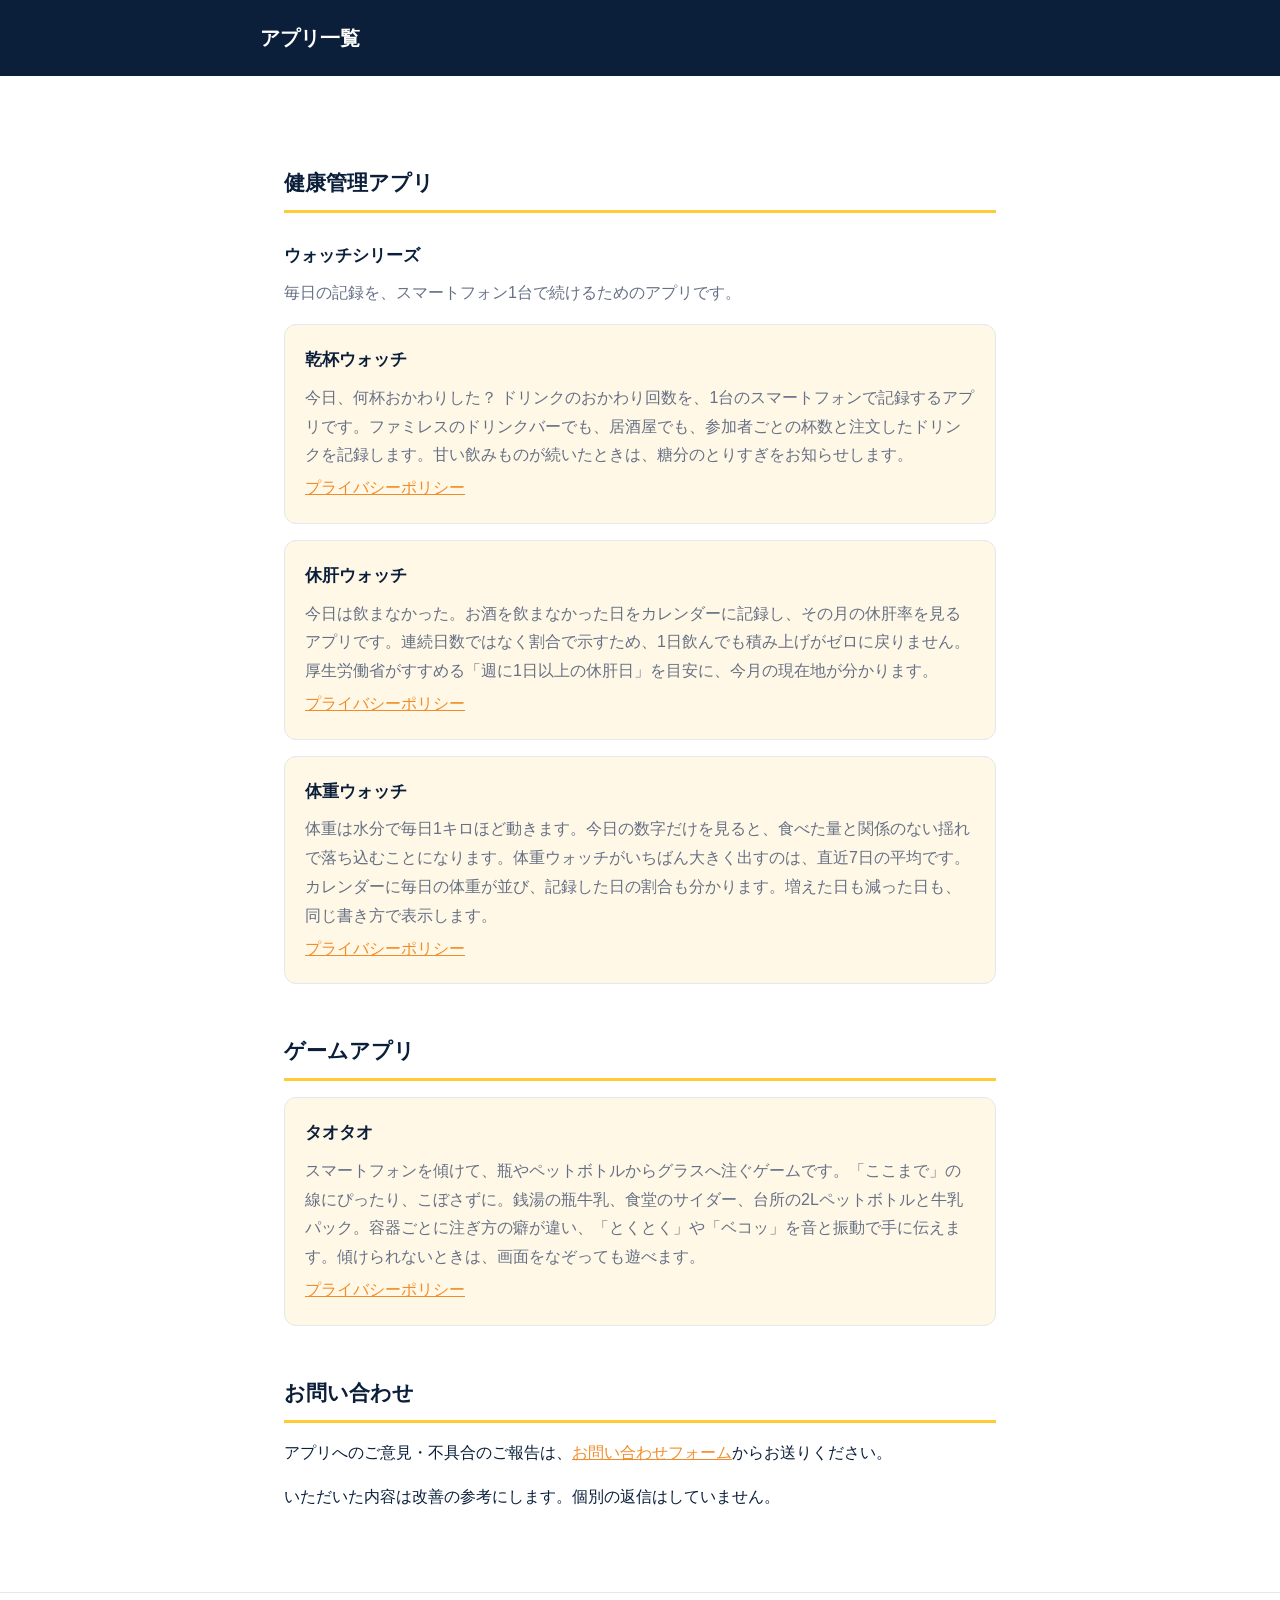
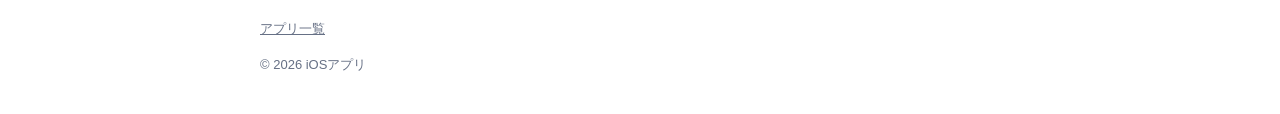
<file: index.html>
<!DOCTYPE html>
<html lang="ja">
<head>
<meta charset="utf-8">
<meta name="robots" content="noindex">
<title>iOSアプリ</title>
<meta http-equiv="refresh" content="0; url=/mobile-app/">
<link rel="canonical" href="https://hikarase.com/mobile-app/">
</head>
<body>
<p><a href="/mobile-app/">iOSアプリ</a></p>
</body>
</html>
</file>
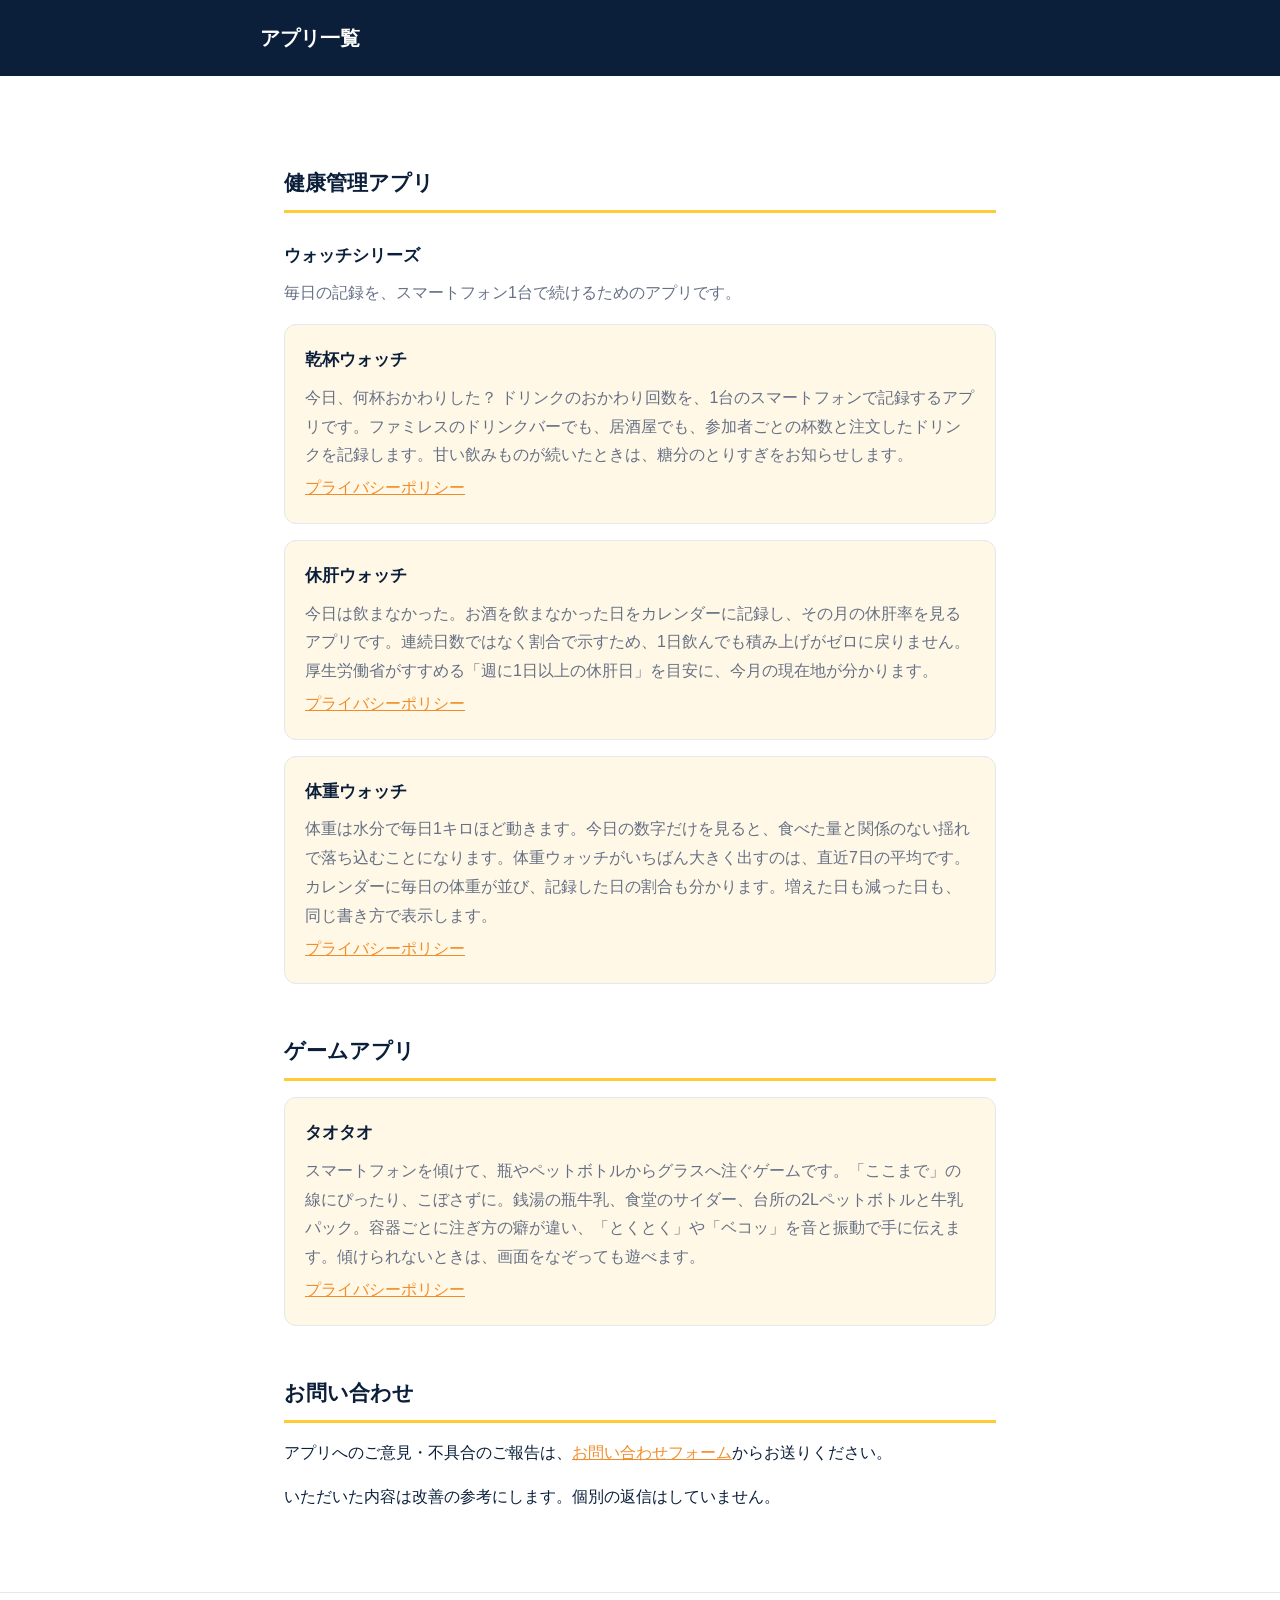
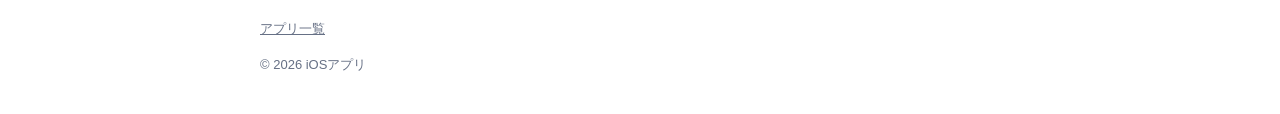
<file: mobile-app/index.html>
<!DOCTYPE html>
<html lang="ja">
<head>
<meta charset="utf-8">
<meta name="robots" content="noindex">
<meta name="viewport" content="width=device-width, initial-scale=1">
<title>アプリ一覧</title>
<meta name="description" content="健康管理アプリのウォッチシリーズ（乾杯ウォッチ、休肝ウォッチ、体重ウォッチ）と、スマートフォンを傾けて注ぐゲームアプリのタオタオ。">
<link rel="stylesheet" href="/style.css">
</head>
<body>
<header>
  <div class="inner">
    <a href="/mobile-app/">アプリ一覧</a>
  </div>
</header>

<main>
  <h2>健康管理アプリ</h2>

  <h3>ウォッチシリーズ</h3>
  <p class="lead">毎日の記録を、スマートフォン1台で続けるためのアプリです。</p>
  <div class="product">
    <h4>乾杯ウォッチ</h4>
    <p>今日、何杯おかわりした？ ドリンクのおかわり回数を、1台のスマートフォンで記録するアプリです。ファミレスのドリンクバーでも、居酒屋でも、参加者ごとの杯数と注文したドリンクを記録します。甘い飲みものが続いたときは、糖分のとりすぎをお知らせします。</p>
    <p><a href="/privacy/">プライバシーポリシー</a></p>
  </div>

  <div class="product">
    <h4>休肝ウォッチ</h4>
    <p>今日は飲まなかった。お酒を飲まなかった日をカレンダーに記録し、その月の休肝率を見るアプリです。連続日数ではなく割合で示すため、1日飲んでも積み上げがゼロに戻りません。厚生労働省がすすめる「週に1日以上の休肝日」を目安に、今月の現在地が分かります。</p>
    <p><a href="/privacy/kyukan/">プライバシーポリシー</a></p>
  </div>

  <div class="product">
    <h4>体重ウォッチ</h4>
    <p>体重は水分で毎日1キロほど動きます。今日の数字だけを見ると、食べた量と関係のない揺れで落ち込むことになります。体重ウォッチがいちばん大きく出すのは、直近7日の平均です。カレンダーに毎日の体重が並び、記録した日の割合も分かります。増えた日も減った日も、同じ書き方で表示します。</p>
    <p><a href="/privacy/taiju/">プライバシーポリシー</a></p>
  </div>

  <h2>ゲームアプリ</h2>
  <div class="product">
    <h3>タオタオ</h3>
    <p>スマートフォンを傾けて、瓶やペットボトルからグラスへ注ぐゲームです。「ここまで」の線にぴったり、こぼさずに。銭湯の瓶牛乳、食堂のサイダー、台所の2Lペットボトルと牛乳パック。容器ごとに注ぎ方の癖が違い、「とくとく」や「ベコッ」を音と振動で手に伝えます。傾けられないときは、画面をなぞっても遊べます。</p>
    <p><a href="/privacy/taotao/">プライバシーポリシー</a></p>
  </div>

  <h2>お問い合わせ</h2>
  <p>アプリへのご意見・不具合のご報告は、<a href="https://docs.google.com/forms/d/e/1FAIpQLScuPCDZNnrgovDElxSuFk_jMPoGV0a3wEKga_qWEuWRvp5Syg/viewform">お問い合わせフォーム</a>からお送りください。</p>
  <p>いただいた内容は改善の参考にします。個別の返信はしていません。</p>
</main>

<footer>
  <div class="inner">
    <a href="/mobile-app/">アプリ一覧</a>
    <p>&copy; 2026 iOSアプリ</p>
  </div>
</footer>
</body>
</html>
</file>
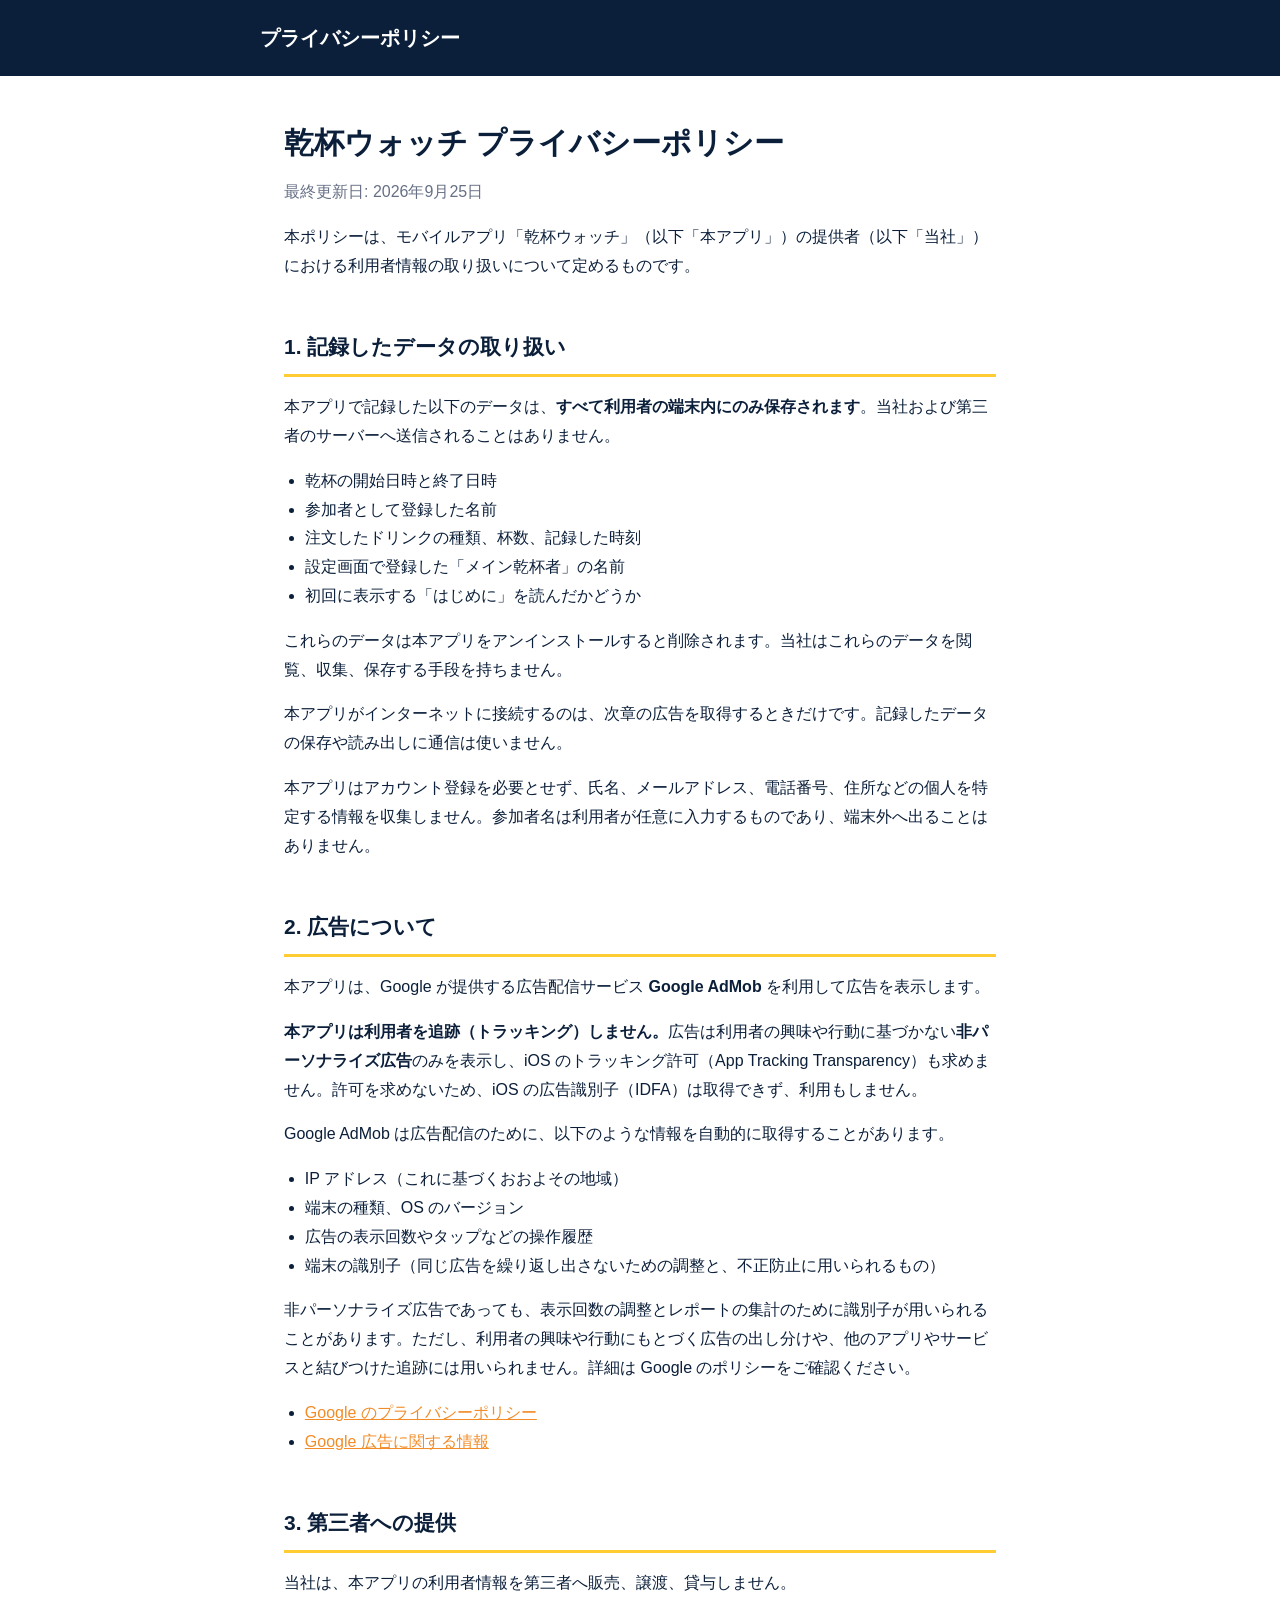
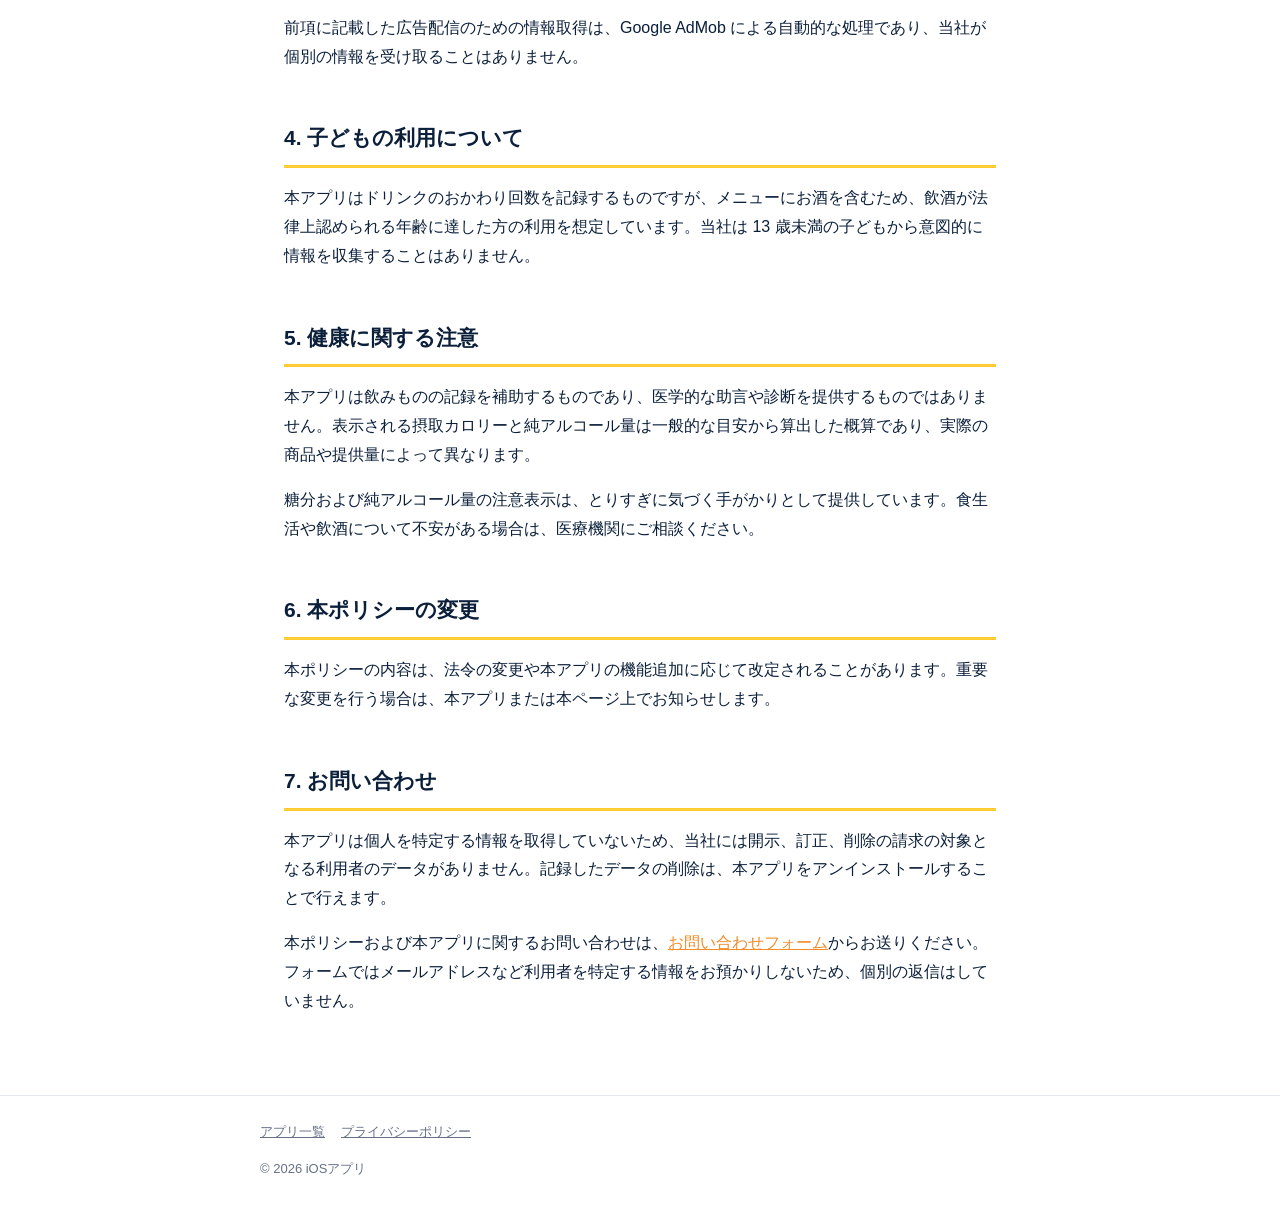
<file: privacy/index.html>
<!DOCTYPE html>
<html lang="ja">
<head>
<meta charset="utf-8">
<meta name="robots" content="noindex">
<meta name="viewport" content="width=device-width, initial-scale=1">
<title>乾杯ウォッチ プライバシーポリシー</title>
<meta name="description" content="モバイルアプリ「乾杯ウォッチ」における利用者情報の取り扱いについて。">
<link rel="stylesheet" href="/style.css">
</head>
<body>
<header>
  <div class="inner">
    <a href="/privacy/">プライバシーポリシー</a>
  </div>
</header>

<main>
  <h1>乾杯ウォッチ プライバシーポリシー</h1>
  <p class="lead">最終更新日: 2026年9月25日</p>
  <p>本ポリシーは、モバイルアプリ「乾杯ウォッチ」（以下「本アプリ」）の提供者（以下「当社」）における利用者情報の取り扱いについて定めるものです。</p>

  <h2>1. 記録したデータの取り扱い</h2>
  <p>本アプリで記録した以下のデータは、<strong>すべて利用者の端末内にのみ保存されます</strong>。当社および第三者のサーバーへ送信されることはありません。</p>
  <ul>
    <li>乾杯の開始日時と終了日時</li>
    <li>参加者として登録した名前</li>
    <li>注文したドリンクの種類、杯数、記録した時刻</li>
    <li>設定画面で登録した「メイン乾杯者」の名前</li>
    <li>初回に表示する「はじめに」を読んだかどうか</li>
  </ul>
  <p>これらのデータは本アプリをアンインストールすると削除されます。当社はこれらのデータを閲覧、収集、保存する手段を持ちません。</p>
  <p>本アプリがインターネットに接続するのは、次章の広告を取得するときだけです。記録したデータの保存や読み出しに通信は使いません。</p>
  <p>本アプリはアカウント登録を必要とせず、氏名、メールアドレス、電話番号、住所などの個人を特定する情報を収集しません。参加者名は利用者が任意に入力するものであり、端末外へ出ることはありません。</p>

  <h2>2. 広告について</h2>
  <p>本アプリは、Google が提供する広告配信サービス <strong>Google AdMob</strong> を利用して広告を表示します。</p>
  <p><strong>本アプリは利用者を追跡（トラッキング）しません。</strong>広告は利用者の興味や行動に基づかない<strong>非パーソナライズ広告</strong>のみを表示し、iOS のトラッキング許可（App Tracking Transparency）も求めません。許可を求めないため、iOS の広告識別子（IDFA）は取得できず、利用もしません。</p>
  <p>Google AdMob は広告配信のために、以下のような情報を自動的に取得することがあります。</p>
  <ul>
    <li>IP アドレス（これに基づくおおよその地域）</li>
    <li>端末の種類、OS のバージョン</li>
    <li>広告の表示回数やタップなどの操作履歴</li>
    <li>端末の識別子（同じ広告を繰り返し出さないための調整と、不正防止に用いられるもの）</li>
  </ul>
  <p>非パーソナライズ広告であっても、表示回数の調整とレポートの集計のために識別子が用いられることがあります。ただし、利用者の興味や行動にもとづく広告の出し分けや、他のアプリやサービスと結びつけた追跡には用いられません。詳細は Google のポリシーをご確認ください。</p>
  <ul>
    <li><a href="https://policies.google.com/privacy">Google のプライバシーポリシー</a></li>
    <li><a href="https://policies.google.com/technologies/ads">Google 広告に関する情報</a></li>
  </ul>

  <h2>3. 第三者への提供</h2>
  <p>当社は、本アプリの利用者情報を第三者へ販売、譲渡、貸与しません。</p>
  <p>前項に記載した広告配信のための情報取得は、Google AdMob による自動的な処理であり、当社が個別の情報を受け取ることはありません。</p>

  <h2>4. 子どもの利用について</h2>
  <p>本アプリはドリンクのおかわり回数を記録するものですが、メニューにお酒を含むため、飲酒が法律上認められる年齢に達した方の利用を想定しています。当社は 13 歳未満の子どもから意図的に情報を収集することはありません。</p>

  <h2>5. 健康に関する注意</h2>
  <p>本アプリは飲みものの記録を補助するものであり、医学的な助言や診断を提供するものではありません。表示される摂取カロリーと純アルコール量は一般的な目安から算出した概算であり、実際の商品や提供量によって異なります。</p>
  <p>糖分および純アルコール量の注意表示は、とりすぎに気づく手がかりとして提供しています。食生活や飲酒について不安がある場合は、医療機関にご相談ください。</p>

  <h2>6. 本ポリシーの変更</h2>
  <p>本ポリシーの内容は、法令の変更や本アプリの機能追加に応じて改定されることがあります。重要な変更を行う場合は、本アプリまたは本ページ上でお知らせします。</p>

  <h2>7. お問い合わせ</h2>
  <p>本アプリは個人を特定する情報を取得していないため、当社には開示、訂正、削除の請求の対象となる利用者のデータがありません。記録したデータの削除は、本アプリをアンインストールすることで行えます。</p>
  <p>本ポリシーおよび本アプリに関するお問い合わせは、<a href="https://docs.google.com/forms/d/e/1FAIpQLScuPCDZNnrgovDElxSuFk_jMPoGV0a3wEKga_qWEuWRvp5Syg/viewform">お問い合わせフォーム</a>からお送りください。フォームではメールアドレスなど利用者を特定する情報をお預かりしないため、個別の返信はしていません。</p>
</main>

<footer>
  <div class="inner">
    <a href="/mobile-app/">アプリ一覧</a><a href="/privacy/">プライバシーポリシー</a>
    <p>&copy; 2026 iOSアプリ</p>
  </div>
</footer>
</body>
</html>
</file>
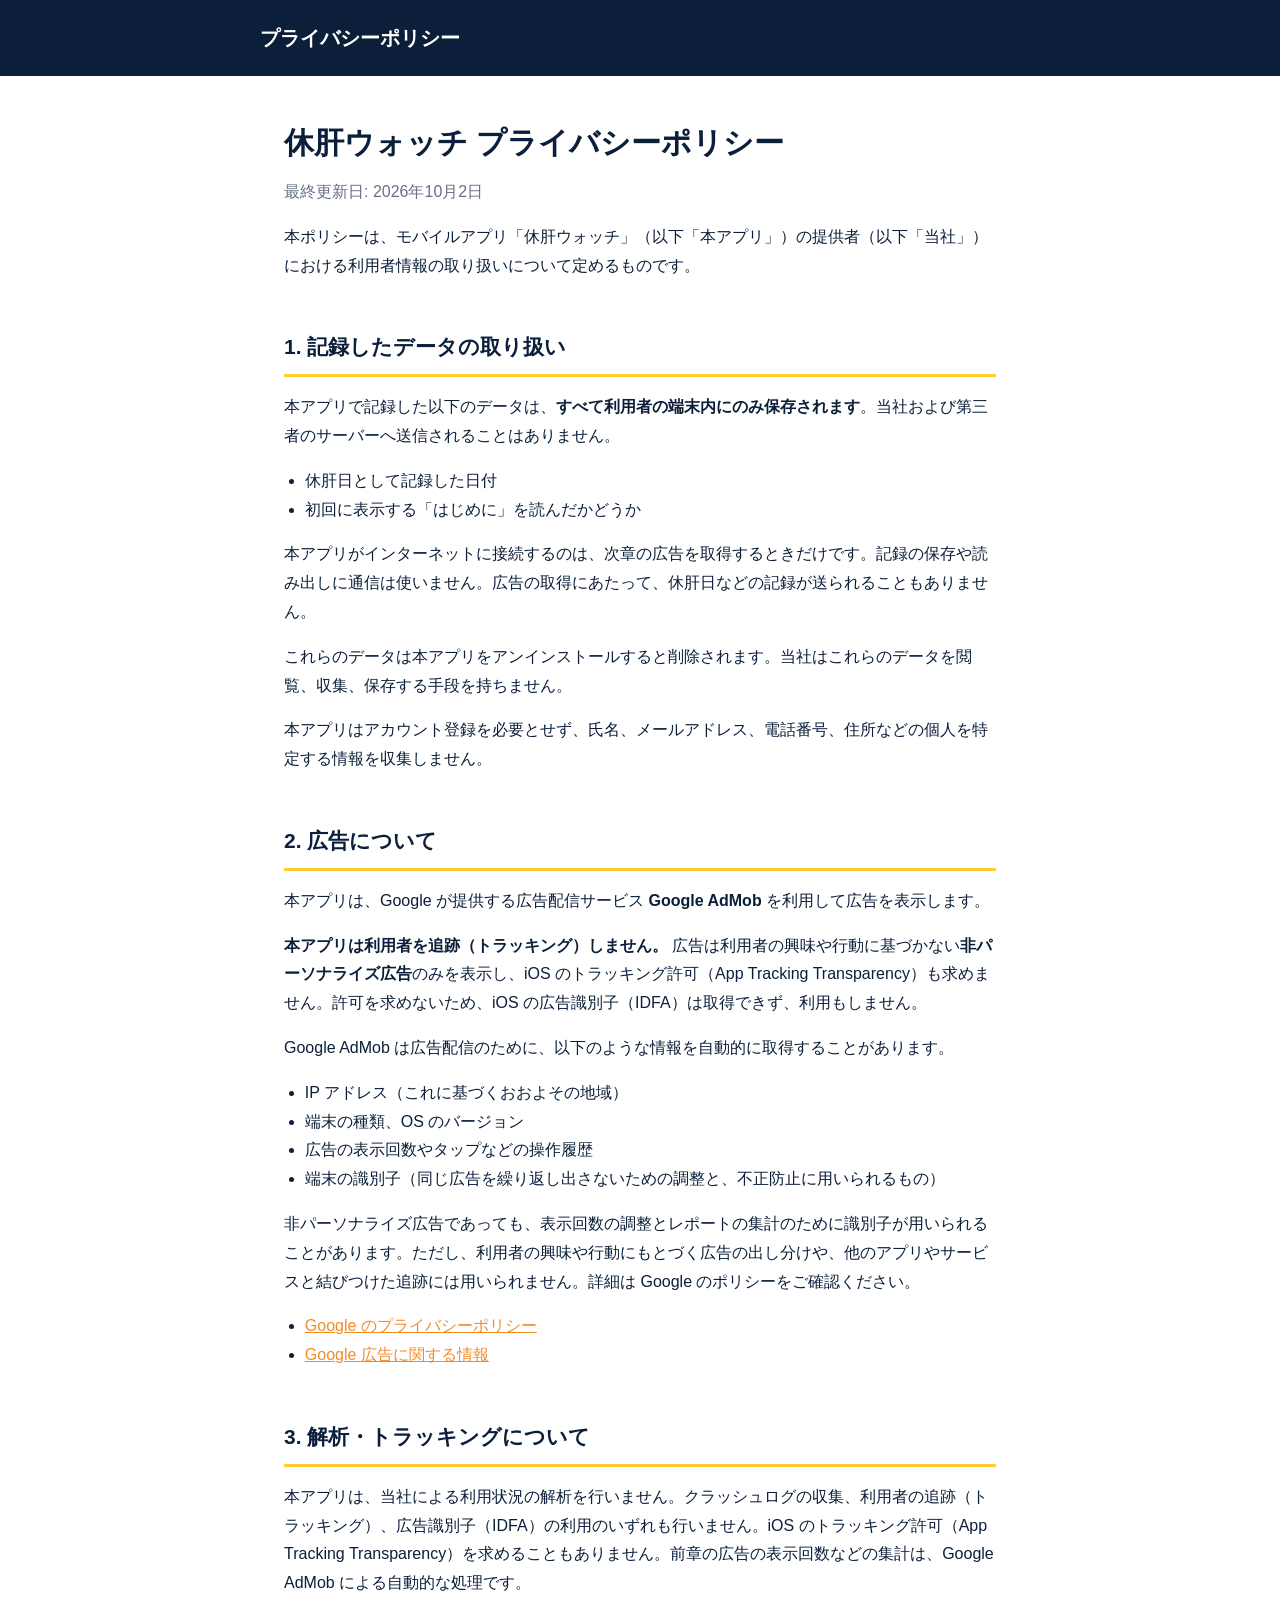
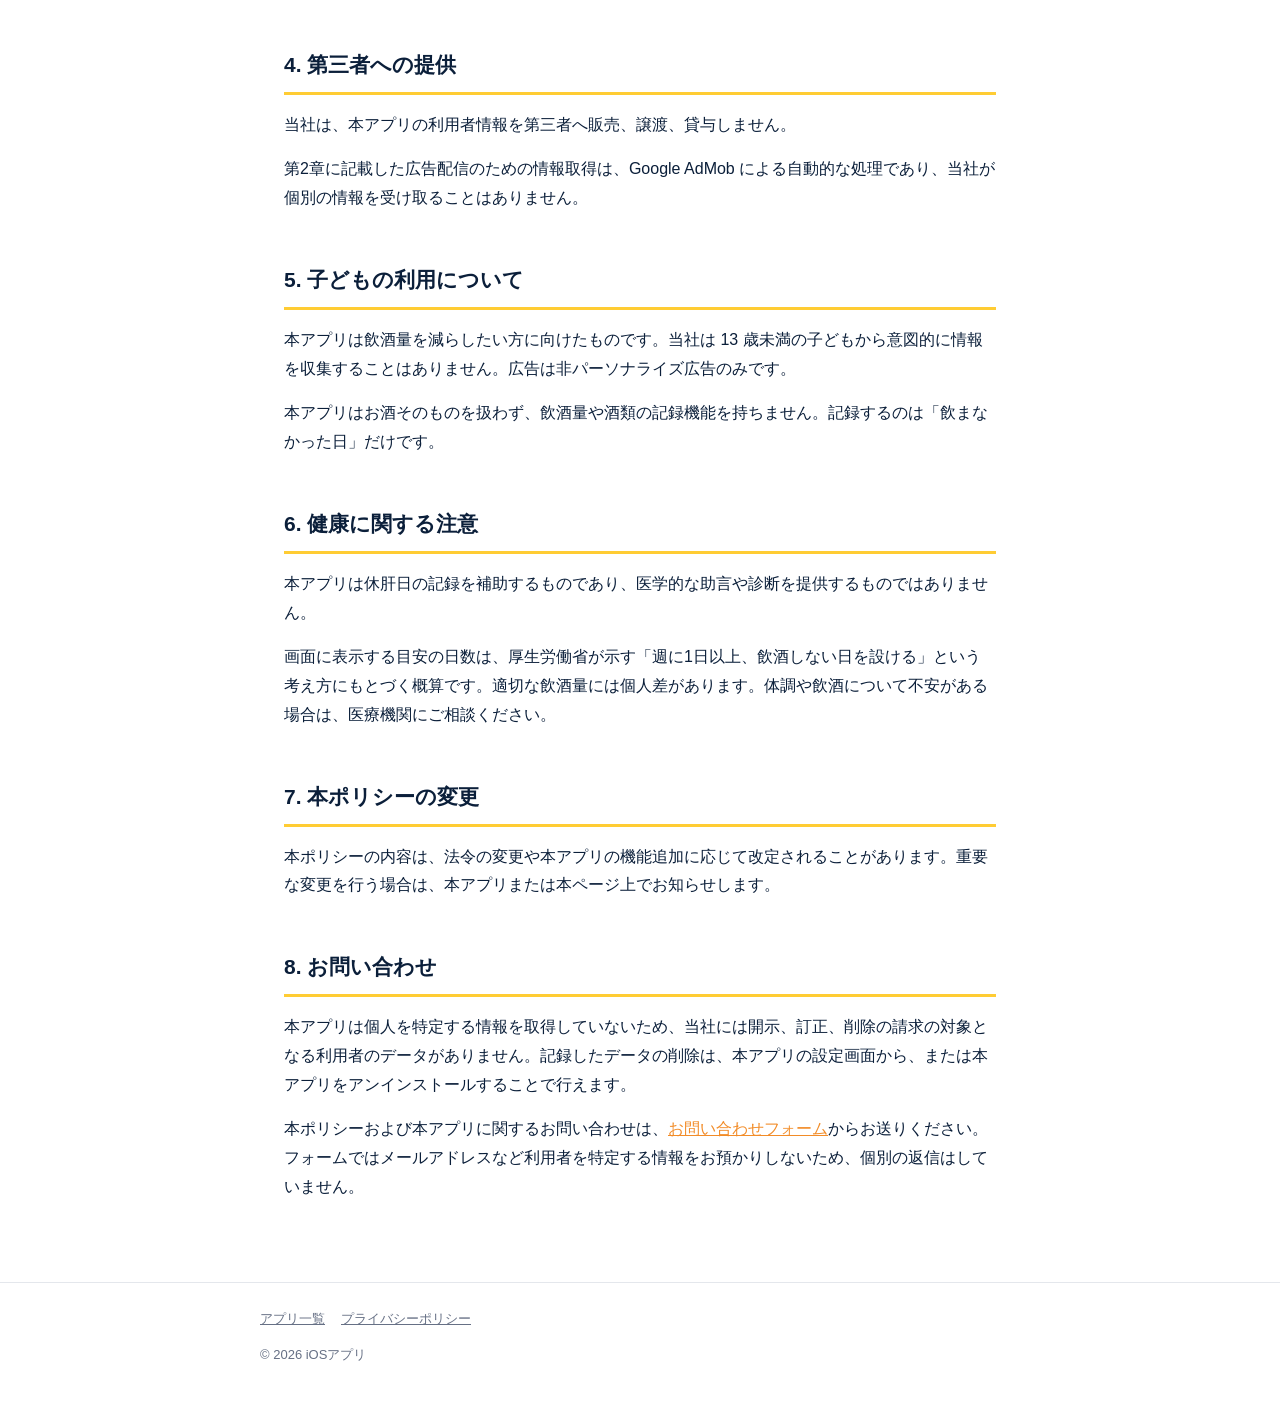
<file: privacy/kyukan/index.html>
<!DOCTYPE html>
<html lang="ja">
<head>
<meta charset="utf-8">
<meta name="robots" content="noindex">
<meta name="viewport" content="width=device-width, initial-scale=1">
<title>休肝ウォッチ プライバシーポリシー</title>
<meta name="description" content="モバイルアプリ「休肝ウォッチ」における利用者情報の取り扱いについて。">
<link rel="stylesheet" href="/style.css">
</head>
<body>
<header>
  <div class="inner">
    <a href="/privacy/kyukan/">プライバシーポリシー</a>
  </div>
</header>

<main>
  <h1>休肝ウォッチ プライバシーポリシー</h1>

  <p class="lead">最終更新日: 2026年10月2日</p>

  <p>本ポリシーは、モバイルアプリ「休肝ウォッチ」（以下「本アプリ」）の提供者（以下「当社」）における利用者情報の取り扱いについて定めるものです。</p>

  <h2>1. 記録したデータの取り扱い</h2>

  <p>本アプリで記録した以下のデータは、<strong>すべて利用者の端末内にのみ保存されます</strong>。当社および第三者のサーバーへ送信されることはありません。</p>

  <ul>
    <li>休肝日として記録した日付</li>
    <li>初回に表示する「はじめに」を読んだかどうか</li>
  </ul>

  <p>本アプリがインターネットに接続するのは、次章の広告を取得するときだけです。記録の保存や読み出しに通信は使いません。広告の取得にあたって、休肝日などの記録が送られることもありません。</p>

  <p>これらのデータは本アプリをアンインストールすると削除されます。当社はこれらのデータを閲覧、収集、保存する手段を持ちません。</p>

  <p>本アプリはアカウント登録を必要とせず、氏名、メールアドレス、電話番号、住所などの個人を特定する情報を収集しません。</p>

  <h2>2. 広告について</h2>

  <p>本アプリは、Google が提供する広告配信サービス <strong>Google AdMob</strong> を利用して広告を表示します。</p>

  <p><strong>本アプリは利用者を追跡（トラッキング）しません。</strong> 広告は利用者の興味や行動に基づかない<strong>非パーソナライズ広告</strong>のみを表示し、iOS のトラッキング許可（App Tracking Transparency）も求めません。許可を求めないため、iOS の広告識別子（IDFA）は取得できず、利用もしません。</p>

  <p>Google AdMob は広告配信のために、以下のような情報を自動的に取得することがあります。</p>

  <ul>
    <li>IP アドレス（これに基づくおおよその地域）</li>
    <li>端末の種類、OS のバージョン</li>
    <li>広告の表示回数やタップなどの操作履歴</li>
    <li>端末の識別子（同じ広告を繰り返し出さないための調整と、不正防止に用いられるもの）</li>
  </ul>

  <p>非パーソナライズ広告であっても、表示回数の調整とレポートの集計のために識別子が用いられることがあります。ただし、利用者の興味や行動にもとづく広告の出し分けや、他のアプリやサービスと結びつけた追跡には用いられません。詳細は Google のポリシーをご確認ください。</p>

  <ul>
    <li><a href="https://policies.google.com/privacy">Google のプライバシーポリシー</a></li>
    <li><a href="https://policies.google.com/technologies/ads">Google 広告に関する情報</a></li>
  </ul>

  <h2>3. 解析・トラッキングについて</h2>

  <p>本アプリは、当社による利用状況の解析を行いません。クラッシュログの収集、利用者の追跡（トラッキング）、広告識別子（IDFA）の利用のいずれも行いません。iOS のトラッキング許可（App Tracking Transparency）を求めることもありません。前章の広告の表示回数などの集計は、Google AdMob による自動的な処理です。</p>

  <h2>4. 第三者への提供</h2>

  <p>当社は、本アプリの利用者情報を第三者へ販売、譲渡、貸与しません。</p>

  <p>第2章に記載した広告配信のための情報取得は、Google AdMob による自動的な処理であり、当社が個別の情報を受け取ることはありません。</p>

  <h2>5. 子どもの利用について</h2>

  <p>本アプリは飲酒量を減らしたい方に向けたものです。当社は 13 歳未満の子どもから意図的に情報を収集することはありません。広告は非パーソナライズ広告のみです。</p>

  <p>本アプリはお酒そのものを扱わず、飲酒量や酒類の記録機能を持ちません。記録するのは「飲まなかった日」だけです。</p>

  <h2>6. 健康に関する注意</h2>

  <p>本アプリは休肝日の記録を補助するものであり、医学的な助言や診断を提供するものではありません。</p>

  <p>画面に表示する目安の日数は、厚生労働省が示す「週に1日以上、飲酒しない日を設ける」という考え方にもとづく概算です。適切な飲酒量には個人差があります。体調や飲酒について不安がある場合は、医療機関にご相談ください。</p>

  <h2>7. 本ポリシーの変更</h2>

  <p>本ポリシーの内容は、法令の変更や本アプリの機能追加に応じて改定されることがあります。重要な変更を行う場合は、本アプリまたは本ページ上でお知らせします。</p>

  <h2>8. お問い合わせ</h2>

  <p>本アプリは個人を特定する情報を取得していないため、当社には開示、訂正、削除の請求の対象となる利用者のデータがありません。記録したデータの削除は、本アプリの設定画面から、または本アプリをアンインストールすることで行えます。</p>

  <p>本ポリシーおよび本アプリに関するお問い合わせは、<a href="https://docs.google.com/forms/d/e/1FAIpQLScuPCDZNnrgovDElxSuFk_jMPoGV0a3wEKga_qWEuWRvp5Syg/viewform">お問い合わせフォーム</a>からお送りください。フォームではメールアドレスなど利用者を特定する情報をお預かりしないため、個別の返信はしていません。</p>
</main>

<footer>
  <div class="inner">
    <a href="/mobile-app/">アプリ一覧</a><a href="/privacy/kyukan/">プライバシーポリシー</a>
    <p>&copy; 2026 iOSアプリ</p>
  </div>
</footer>
</body>
</html>
</file>
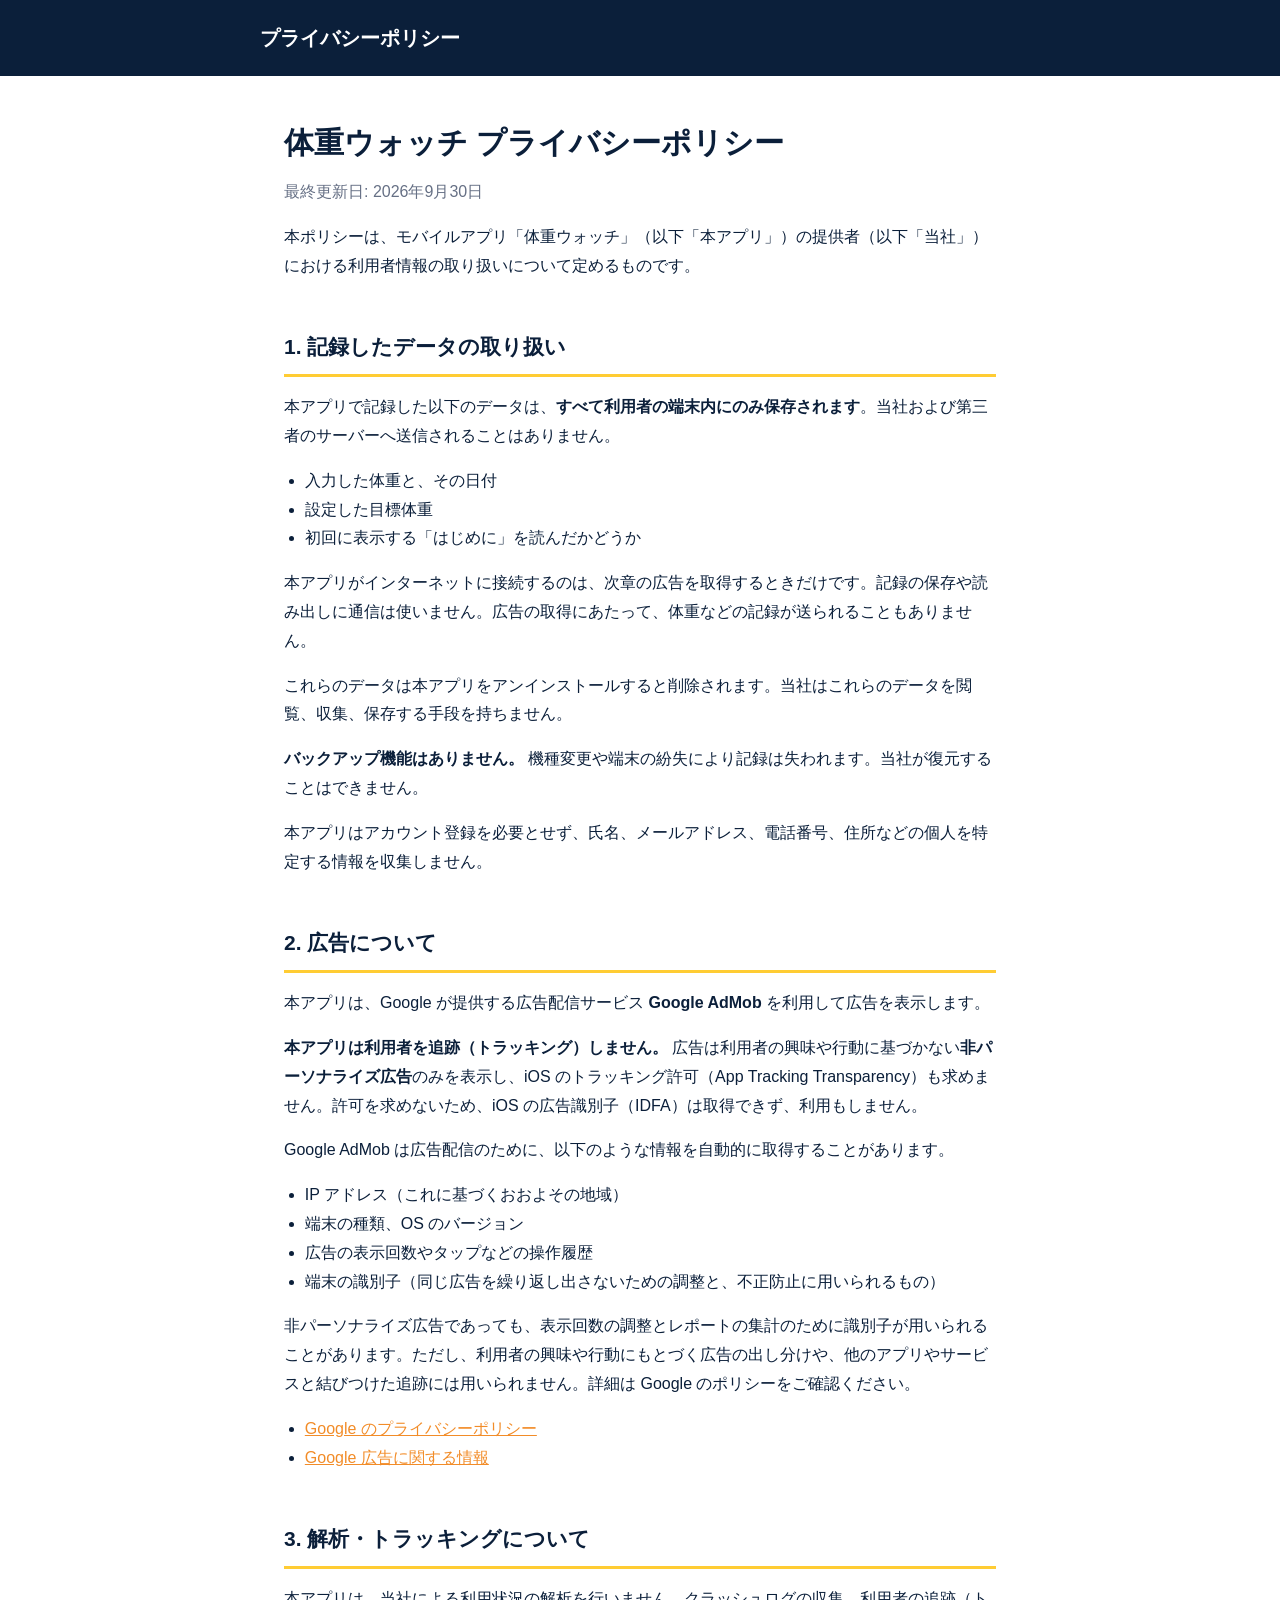
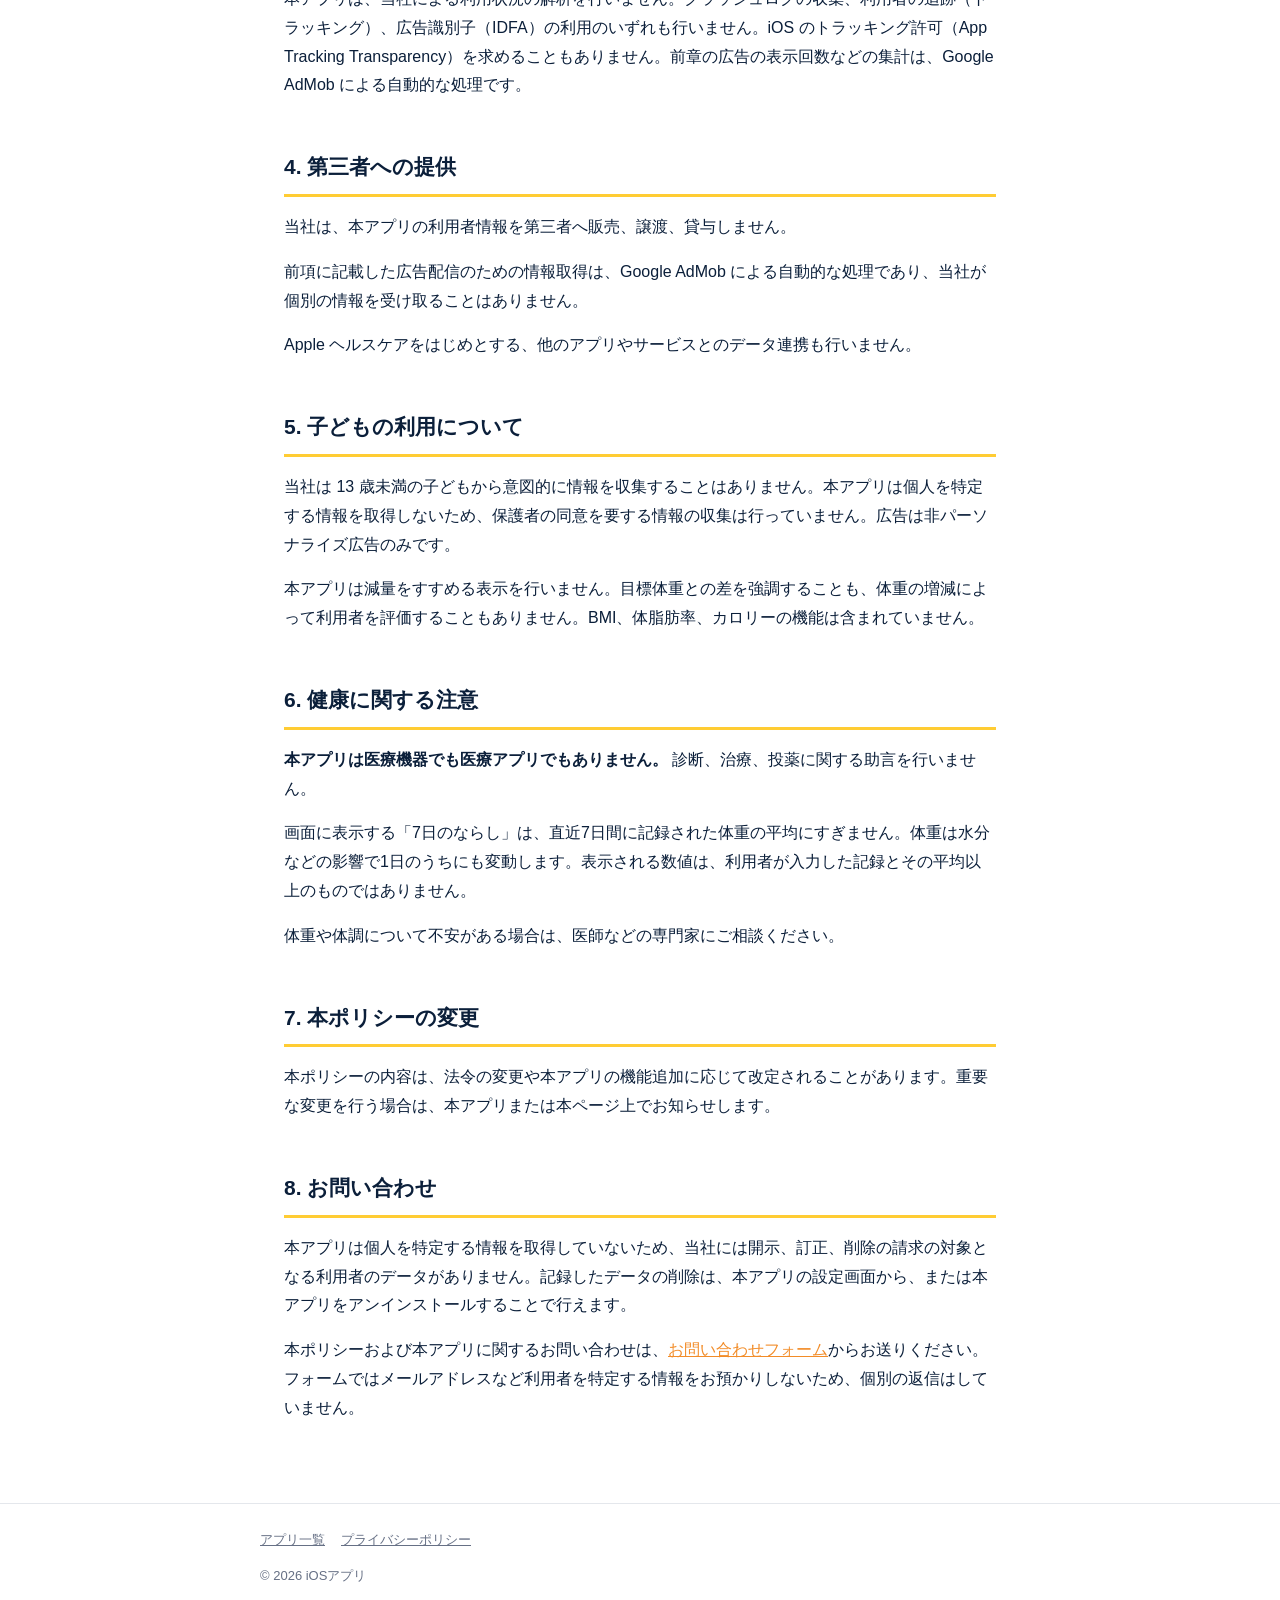
<file: privacy/taiju/index.html>
<!DOCTYPE html>
<html lang="ja">
<head>
<meta charset="utf-8">
<meta name="robots" content="noindex">
<meta name="viewport" content="width=device-width, initial-scale=1">
<title>体重ウォッチ プライバシーポリシー</title>
<meta name="description" content="モバイルアプリ「体重ウォッチ」における利用者情報の取り扱いについて。">
<link rel="stylesheet" href="/style.css">
</head>
<body>
<header>
  <div class="inner">
    <a href="/privacy/taiju/">プライバシーポリシー</a>
  </div>
</header>

<main>
  <h1>体重ウォッチ プライバシーポリシー</h1>

  <p class="lead">最終更新日: 2026年9月30日</p>

  <p>本ポリシーは、モバイルアプリ「体重ウォッチ」（以下「本アプリ」）の提供者（以下「当社」）における利用者情報の取り扱いについて定めるものです。</p>

  <h2>1. 記録したデータの取り扱い</h2>

  <p>本アプリで記録した以下のデータは、<strong>すべて利用者の端末内にのみ保存されます</strong>。当社および第三者のサーバーへ送信されることはありません。</p>

  <ul>
    <li>入力した体重と、その日付</li>
    <li>設定した目標体重</li>
    <li>初回に表示する「はじめに」を読んだかどうか</li>
  </ul>

  <p>本アプリがインターネットに接続するのは、次章の広告を取得するときだけです。記録の保存や読み出しに通信は使いません。広告の取得にあたって、体重などの記録が送られることもありません。</p>

  <p>これらのデータは本アプリをアンインストールすると削除されます。当社はこれらのデータを閲覧、収集、保存する手段を持ちません。</p>

  <p><strong>バックアップ機能はありません。</strong> 機種変更や端末の紛失により記録は失われます。当社が復元することはできません。</p>

  <p>本アプリはアカウント登録を必要とせず、氏名、メールアドレス、電話番号、住所などの個人を特定する情報を収集しません。</p>

  <h2>2. 広告について</h2>

  <p>本アプリは、Google が提供する広告配信サービス <strong>Google AdMob</strong> を利用して広告を表示します。</p>

  <p><strong>本アプリは利用者を追跡（トラッキング）しません。</strong> 広告は利用者の興味や行動に基づかない<strong>非パーソナライズ広告</strong>のみを表示し、iOS のトラッキング許可（App Tracking Transparency）も求めません。許可を求めないため、iOS の広告識別子（IDFA）は取得できず、利用もしません。</p>

  <p>Google AdMob は広告配信のために、以下のような情報を自動的に取得することがあります。</p>

  <ul>
    <li>IP アドレス（これに基づくおおよその地域）</li>
    <li>端末の種類、OS のバージョン</li>
    <li>広告の表示回数やタップなどの操作履歴</li>
    <li>端末の識別子（同じ広告を繰り返し出さないための調整と、不正防止に用いられるもの）</li>
  </ul>

  <p>非パーソナライズ広告であっても、表示回数の調整とレポートの集計のために識別子が用いられることがあります。ただし、利用者の興味や行動にもとづく広告の出し分けや、他のアプリやサービスと結びつけた追跡には用いられません。詳細は Google のポリシーをご確認ください。</p>

  <ul>
    <li><a href="https://policies.google.com/privacy">Google のプライバシーポリシー</a></li>
    <li><a href="https://policies.google.com/technologies/ads">Google 広告に関する情報</a></li>
  </ul>

  <h2>3. 解析・トラッキングについて</h2>

  <p>本アプリは、当社による利用状況の解析を行いません。クラッシュログの収集、利用者の追跡（トラッキング）、広告識別子（IDFA）の利用のいずれも行いません。iOS のトラッキング許可（App Tracking Transparency）を求めることもありません。前章の広告の表示回数などの集計は、Google AdMob による自動的な処理です。</p>

  <h2>4. 第三者への提供</h2>

  <p>当社は、本アプリの利用者情報を第三者へ販売、譲渡、貸与しません。</p>

  <p>前項に記載した広告配信のための情報取得は、Google AdMob による自動的な処理であり、当社が個別の情報を受け取ることはありません。</p>

  <p>Apple ヘルスケアをはじめとする、他のアプリやサービスとのデータ連携も行いません。</p>

  <h2>5. 子どもの利用について</h2>

  <p>当社は 13 歳未満の子どもから意図的に情報を収集することはありません。本アプリは個人を特定する情報を取得しないため、保護者の同意を要する情報の収集は行っていません。広告は非パーソナライズ広告のみです。</p>

  <p>本アプリは減量をすすめる表示を行いません。目標体重との差を強調することも、体重の増減によって利用者を評価することもありません。BMI、体脂肪率、カロリーの機能は含まれていません。</p>

  <h2>6. 健康に関する注意</h2>

  <p><strong>本アプリは医療機器でも医療アプリでもありません。</strong> 診断、治療、投薬に関する助言を行いません。</p>

  <p>画面に表示する「7日のならし」は、直近7日間に記録された体重の平均にすぎません。体重は水分などの影響で1日のうちにも変動します。表示される数値は、利用者が入力した記録とその平均以上のものではありません。</p>

  <p>体重や体調について不安がある場合は、医師などの専門家にご相談ください。</p>

  <h2>7. 本ポリシーの変更</h2>

  <p>本ポリシーの内容は、法令の変更や本アプリの機能追加に応じて改定されることがあります。重要な変更を行う場合は、本アプリまたは本ページ上でお知らせします。</p>

  <h2>8. お問い合わせ</h2>

  <p>本アプリは個人を特定する情報を取得していないため、当社には開示、訂正、削除の請求の対象となる利用者のデータがありません。記録したデータの削除は、本アプリの設定画面から、または本アプリをアンインストールすることで行えます。</p>

  <p>本ポリシーおよび本アプリに関するお問い合わせは、<a href="https://docs.google.com/forms/d/e/1FAIpQLScuPCDZNnrgovDElxSuFk_jMPoGV0a3wEKga_qWEuWRvp5Syg/viewform">お問い合わせフォーム</a>からお送りください。フォームではメールアドレスなど利用者を特定する情報をお預かりしないため、個別の返信はしていません。</p>
</main>

<footer>
  <div class="inner">
    <a href="/mobile-app/">アプリ一覧</a><a href="/privacy/taiju/">プライバシーポリシー</a>
    <p>&copy; 2026 iOSアプリ</p>
  </div>
</footer>
</body>
</html>
</file>
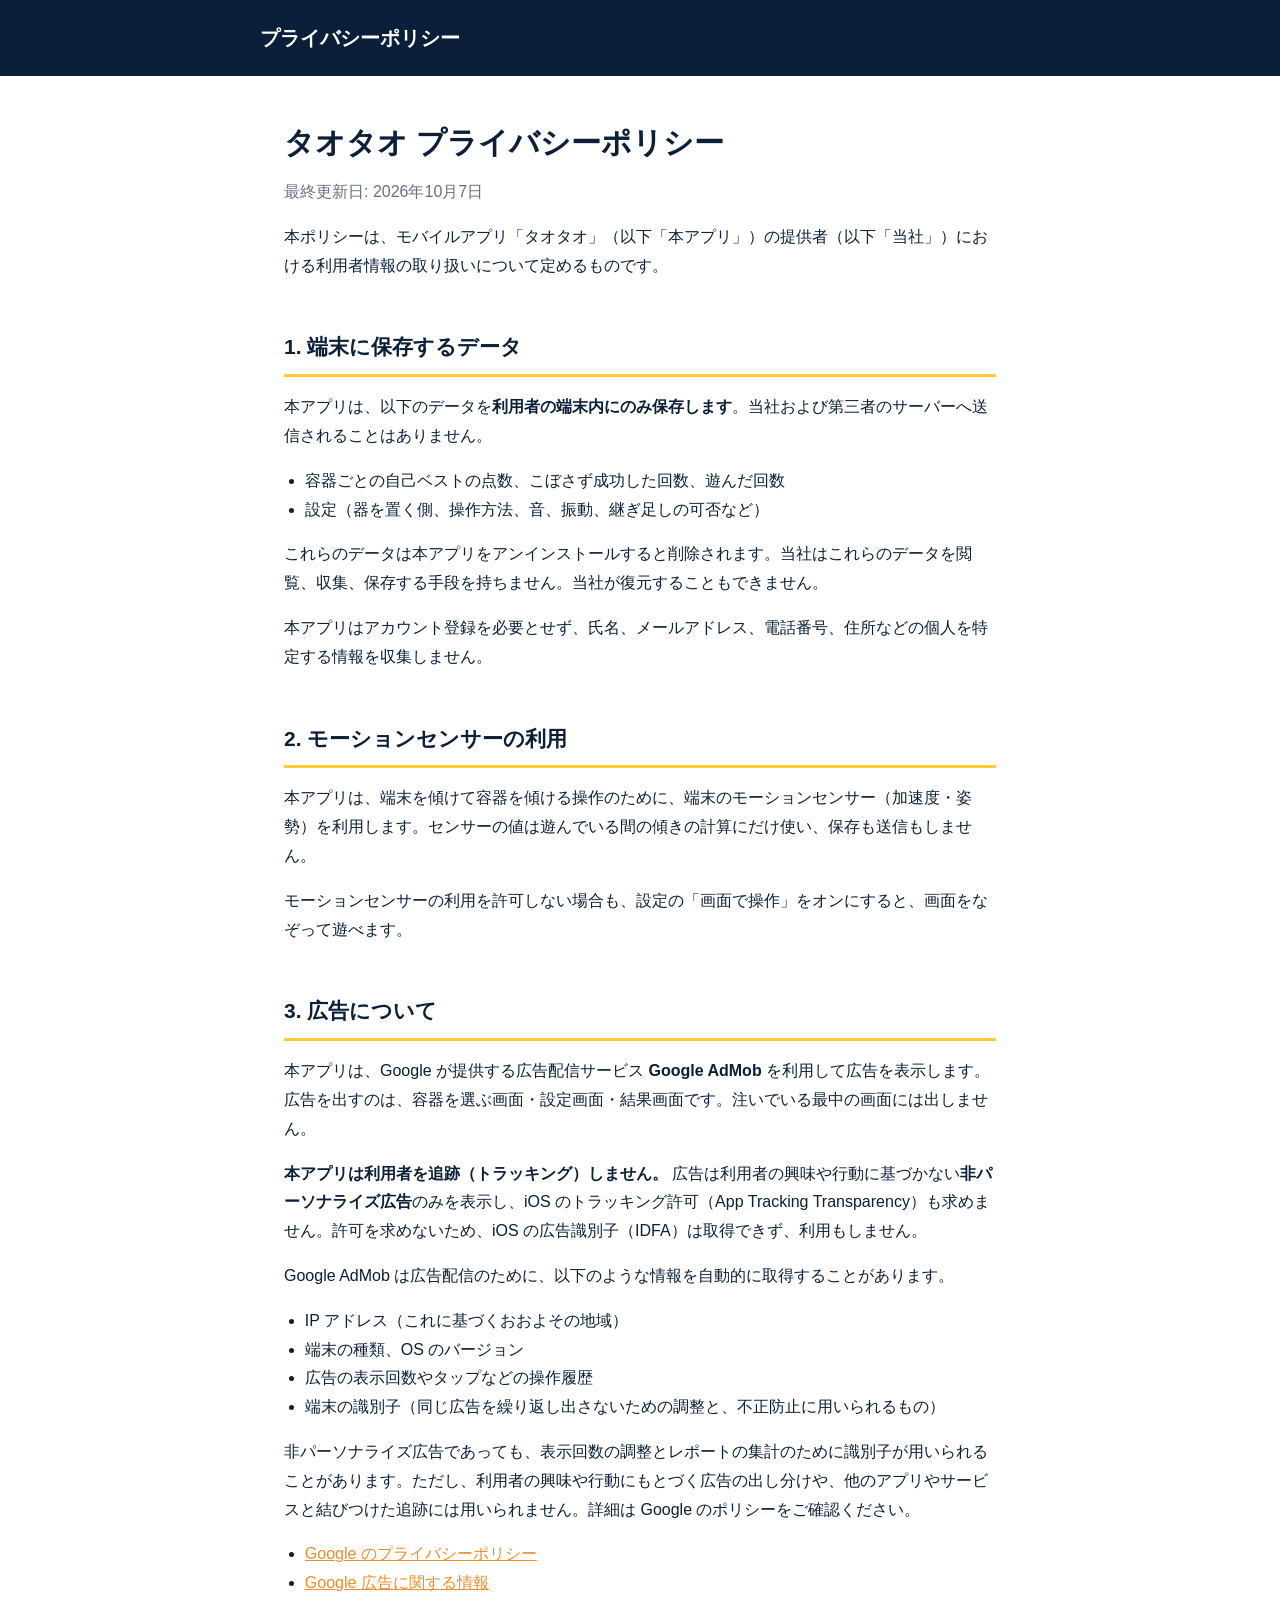
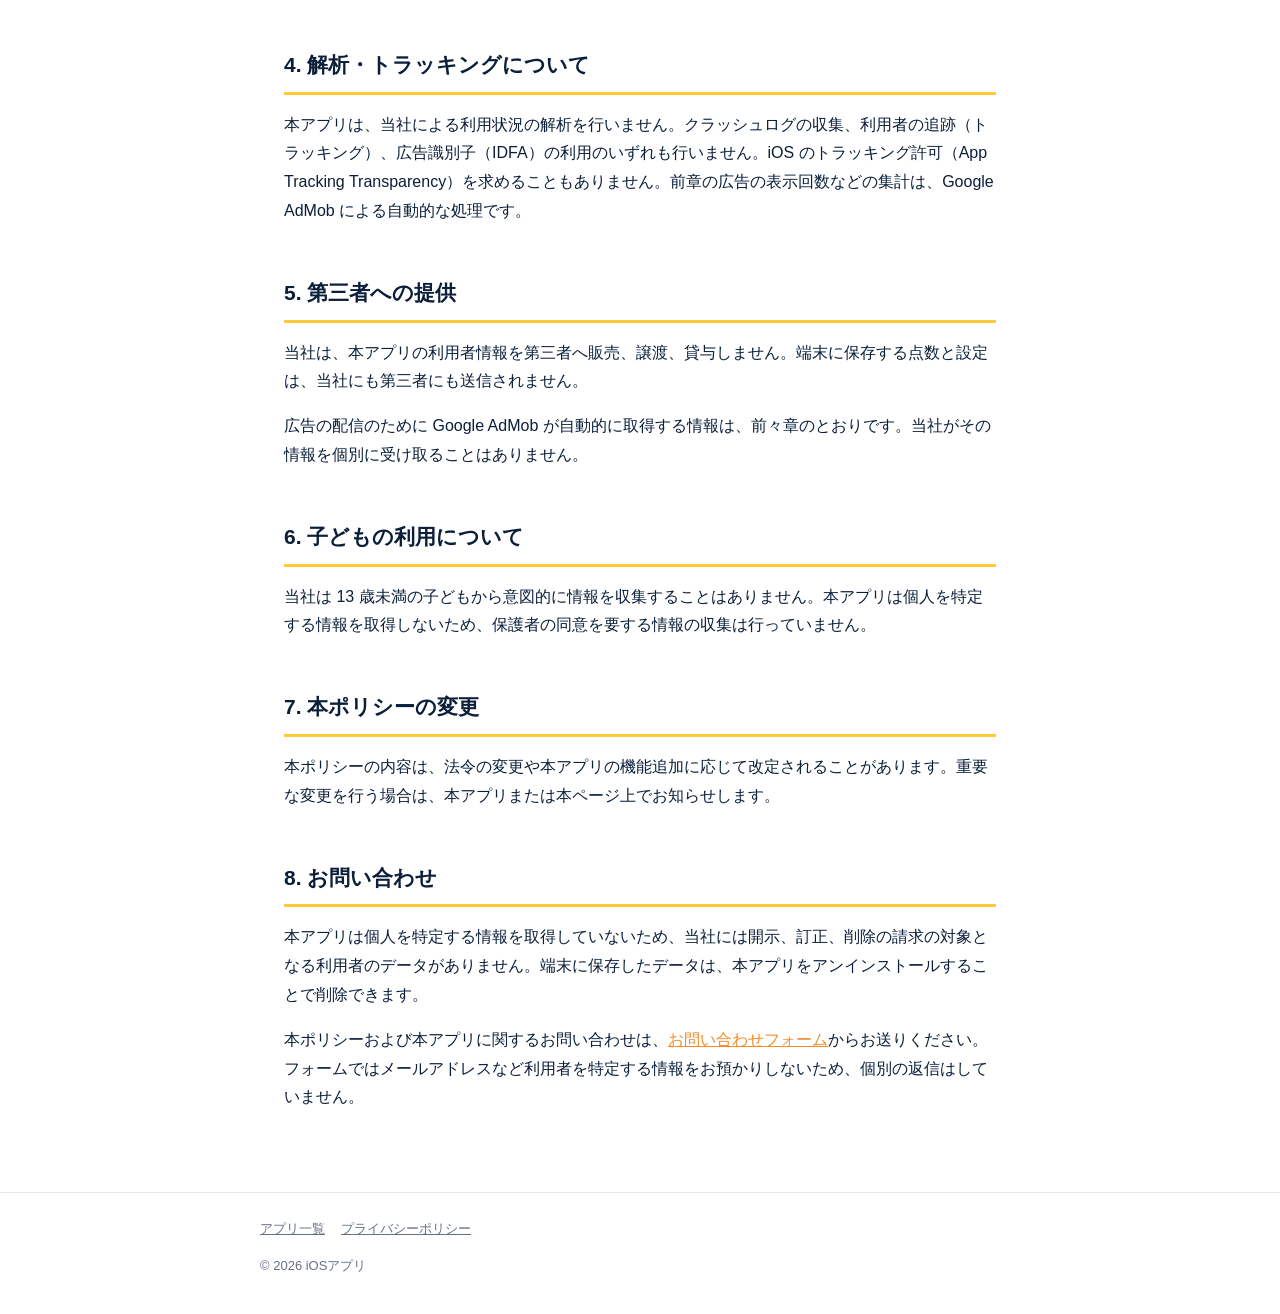
<file: privacy/taotao/index.html>
<!DOCTYPE html>
<html lang="ja">
<head>
<meta charset="utf-8">
<meta name="robots" content="noindex">
<meta name="viewport" content="width=device-width, initial-scale=1">
<title>タオタオ プライバシーポリシー</title>
<meta name="description" content="モバイルアプリ「タオタオ」における利用者情報の取り扱いについて。">
<link rel="stylesheet" href="/style.css">
</head>
<body>
<header>
  <div class="inner">
    <a href="/privacy/taotao/">プライバシーポリシー</a>
  </div>
</header>

<main>
  <h1>タオタオ プライバシーポリシー</h1>

  <p class="lead">最終更新日: 2026年10月7日</p>

  <p>本ポリシーは、モバイルアプリ「タオタオ」（以下「本アプリ」）の提供者（以下「当社」）における利用者情報の取り扱いについて定めるものです。</p>

  <h2>1. 端末に保存するデータ</h2>

  <p>本アプリは、以下のデータを<strong>利用者の端末内にのみ保存します</strong>。当社および第三者のサーバーへ送信されることはありません。</p>

  <ul>
    <li>容器ごとの自己ベストの点数、こぼさず成功した回数、遊んだ回数</li>
    <li>設定（器を置く側、操作方法、音、振動、継ぎ足しの可否など）</li>
  </ul>

  <p>これらのデータは本アプリをアンインストールすると削除されます。当社はこれらのデータを閲覧、収集、保存する手段を持ちません。当社が復元することもできません。</p>

  <p>本アプリはアカウント登録を必要とせず、氏名、メールアドレス、電話番号、住所などの個人を特定する情報を収集しません。</p>

  <h2>2. モーションセンサーの利用</h2>

  <p>本アプリは、端末を傾けて容器を傾ける操作のために、端末のモーションセンサー（加速度・姿勢）を利用します。センサーの値は遊んでいる間の傾きの計算にだけ使い、保存も送信もしません。</p>

  <p>モーションセンサーの利用を許可しない場合も、設定の「画面で操作」をオンにすると、画面をなぞって遊べます。</p>

  <h2>3. 広告について</h2>

  <p>本アプリは、Google が提供する広告配信サービス <strong>Google AdMob</strong> を利用して広告を表示します。広告を出すのは、容器を選ぶ画面・設定画面・結果画面です。注いでいる最中の画面には出しません。</p>

  <p><strong>本アプリは利用者を追跡（トラッキング）しません。</strong> 広告は利用者の興味や行動に基づかない<strong>非パーソナライズ広告</strong>のみを表示し、iOS のトラッキング許可（App Tracking Transparency）も求めません。許可を求めないため、iOS の広告識別子（IDFA）は取得できず、利用もしません。</p>

  <p>Google AdMob は広告配信のために、以下のような情報を自動的に取得することがあります。</p>

  <ul>
    <li>IP アドレス（これに基づくおおよその地域）</li>
    <li>端末の種類、OS のバージョン</li>
    <li>広告の表示回数やタップなどの操作履歴</li>
    <li>端末の識別子（同じ広告を繰り返し出さないための調整と、不正防止に用いられるもの）</li>
  </ul>

  <p>非パーソナライズ広告であっても、表示回数の調整とレポートの集計のために識別子が用いられることがあります。ただし、利用者の興味や行動にもとづく広告の出し分けや、他のアプリやサービスと結びつけた追跡には用いられません。詳細は Google のポリシーをご確認ください。</p>

  <ul>
    <li><a href="https://policies.google.com/privacy">Google のプライバシーポリシー</a></li>
    <li><a href="https://policies.google.com/technologies/ads">Google 広告に関する情報</a></li>
  </ul>

  <h2>4. 解析・トラッキングについて</h2>

  <p>本アプリは、当社による利用状況の解析を行いません。クラッシュログの収集、利用者の追跡（トラッキング）、広告識別子（IDFA）の利用のいずれも行いません。iOS のトラッキング許可（App Tracking Transparency）を求めることもありません。前章の広告の表示回数などの集計は、Google AdMob による自動的な処理です。</p>

  <h2>5. 第三者への提供</h2>

  <p>当社は、本アプリの利用者情報を第三者へ販売、譲渡、貸与しません。端末に保存する点数と設定は、当社にも第三者にも送信されません。</p>

  <p>広告の配信のために Google AdMob が自動的に取得する情報は、前々章のとおりです。当社がその情報を個別に受け取ることはありません。</p>

  <h2>6. 子どもの利用について</h2>

  <p>当社は 13 歳未満の子どもから意図的に情報を収集することはありません。本アプリは個人を特定する情報を取得しないため、保護者の同意を要する情報の収集は行っていません。</p>

  <h2>7. 本ポリシーの変更</h2>

  <p>本ポリシーの内容は、法令の変更や本アプリの機能追加に応じて改定されることがあります。重要な変更を行う場合は、本アプリまたは本ページ上でお知らせします。</p>

  <h2>8. お問い合わせ</h2>

  <p>本アプリは個人を特定する情報を取得していないため、当社には開示、訂正、削除の請求の対象となる利用者のデータがありません。端末に保存したデータは、本アプリをアンインストールすることで削除できます。</p>

  <p>本ポリシーおよび本アプリに関するお問い合わせは、<a href="https://docs.google.com/forms/d/e/1FAIpQLScuPCDZNnrgovDElxSuFk_jMPoGV0a3wEKga_qWEuWRvp5Syg/viewform">お問い合わせフォーム</a>からお送りください。フォームではメールアドレスなど利用者を特定する情報をお預かりしないため、個別の返信はしていません。</p>
</main>

<footer>
  <div class="inner">
    <a href="/mobile-app/">アプリ一覧</a><a href="/privacy/taotao/">プライバシーポリシー</a>
    <p>&copy; 2026 iOSアプリ</p>
  </div>
</footer>
</body>
</html>
</file>
<file: style.css>
:root {
  --navy: #0b1f3a;
  --gold: #ffcc33;
  --orange: #f28c28;
  --cream: #fff8e7;
  --gray: #667085;
  --border: #e4e7ec;
}
* { box-sizing: border-box; }
body {
  margin: 0;
  font-family: -apple-system, BlinkMacSystemFont, "Hiragino Sans", "Noto Sans JP", sans-serif;
  color: var(--navy);
  background: #fff;
  line-height: 1.8;
}
header {
  background: var(--navy);
  color: #fff;
  padding: 20px 24px;
}
header .inner, main, footer .inner {
  max-width: 760px;
  margin: 0 auto;
}
header a { color: #fff; text-decoration: none; font-size: 20px; font-weight: 800; }
header .en { color: var(--gold); font-size: 13px; font-weight: 700; margin-left: 10px; }
main { padding: 40px 24px 64px; }
h1 { font-size: 30px; margin: 0 0 8px; }
h2 {
  font-size: 21px;
  margin: 48px 0 16px;
  padding-bottom: 8px;
  border-bottom: 3px solid var(--gold);
}
h3 { font-size: 17px; margin: 28px 0 8px; }
.lead { color: var(--gray); margin: 0 0 8px; }
table { width: 100%; border-collapse: collapse; margin: 8px 0; }
th, td { text-align: left; padding: 14px 8px; border-bottom: 1px solid var(--border); vertical-align: top; }
th { width: 30%; color: var(--gray); font-weight: 700; white-space: nowrap; }
.product {
  border: 1px solid var(--border);
  border-radius: 12px;
  padding: 20px;
  background: var(--cream);
}
.product + .product { margin-top: 16px; }
.product h3, .product h4 { font-size: 17px; margin: 0 0 8px; }
h3 + .lead { margin-bottom: 16px; }
.product p { margin: 4px 0 0; color: var(--gray); }
a { color: var(--orange); }
footer {
  border-top: 1px solid var(--border);
  padding: 24px;
  color: var(--gray);
  font-size: 13px;
}
footer a { color: var(--gray); margin-right: 16px; }
ul { padding-left: 1.3em; }
@media (max-width: 560px) {
  th, td { display: block; width: 100%; padding: 6px 0; }
  th { border-bottom: none; padding-top: 14px; }
}
</file>
